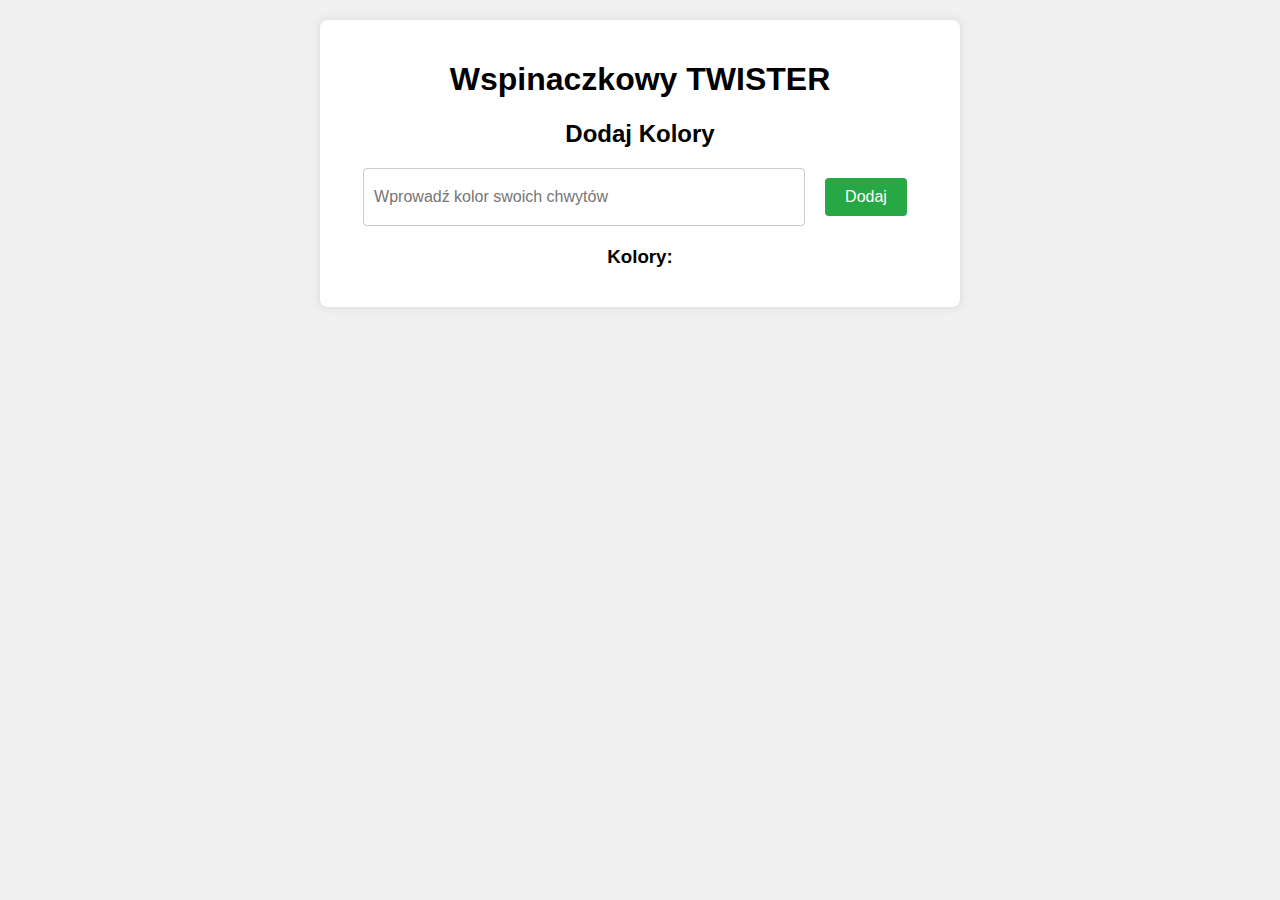
<file: index.html>
<!DOCTYPE html>
<html lang="pl">
<head>
    <meta charset="UTF-8">
    <meta name="viewport" content="width=device-width, initial-scale=1.0">
    <title>Wspinaczkowy TWISTER</title>
    <link rel="stylesheet" href="styles.css">
</head>
<body>
    <div class="container">
        <h1>Wspinaczkowy TWISTER</h1>

        <!-- Sekcja Dodawania Kolorów -->
        <section id="color-input">
            <h2>Dodaj Kolory</h2>
            <form id="color-form">
                <input type="text" id="color" placeholder="Wprowadź kolor swoich chwytów" required>
                <button type="submit">Dodaj</button>
            </form>
            <div id="color-list">
                <h3>Kolory:</h3>
                <ul id="colors"></ul>
            </div>
        </section>

        <!-- Sekcja Kontrolek Gry -->
        <section id="game-controls" class="hidden">
            <h2>No to GRAMY!</h2>
            <div class="action-buttons">
            <button id="draw-button">Losuj</button>
            <button id="end-button">Koniec</button>
            </div>
        </section>

        <!-- Sekcja Wyników -->
        <section id="results" class="hidden">
            <h2>Wynik</h2>
            <p id="current-draw"></p>
            <h3>Historia Ruchów:</h3>
            <ul id="move-history"></ul>
            <h3>Łączna Liczba Ruchów:</h3>
            <p id="total-moves"></p>
            <div class="result-buttons">
                <button id="play-again-button">Graj od nowa</button>
                <button id="reset-button">Reset</button>
            </div>
        </section>

        <!-- Sekcja Rozpoczęcia Gry -->
        <section id="start-game" class="hidden">
            <h2>Rozpocznij Grę</h2>
            <button id="start-button">Start</button>
        </section>
    </div>

    <script src="script.js"></script>
</body>
</html>
</file>
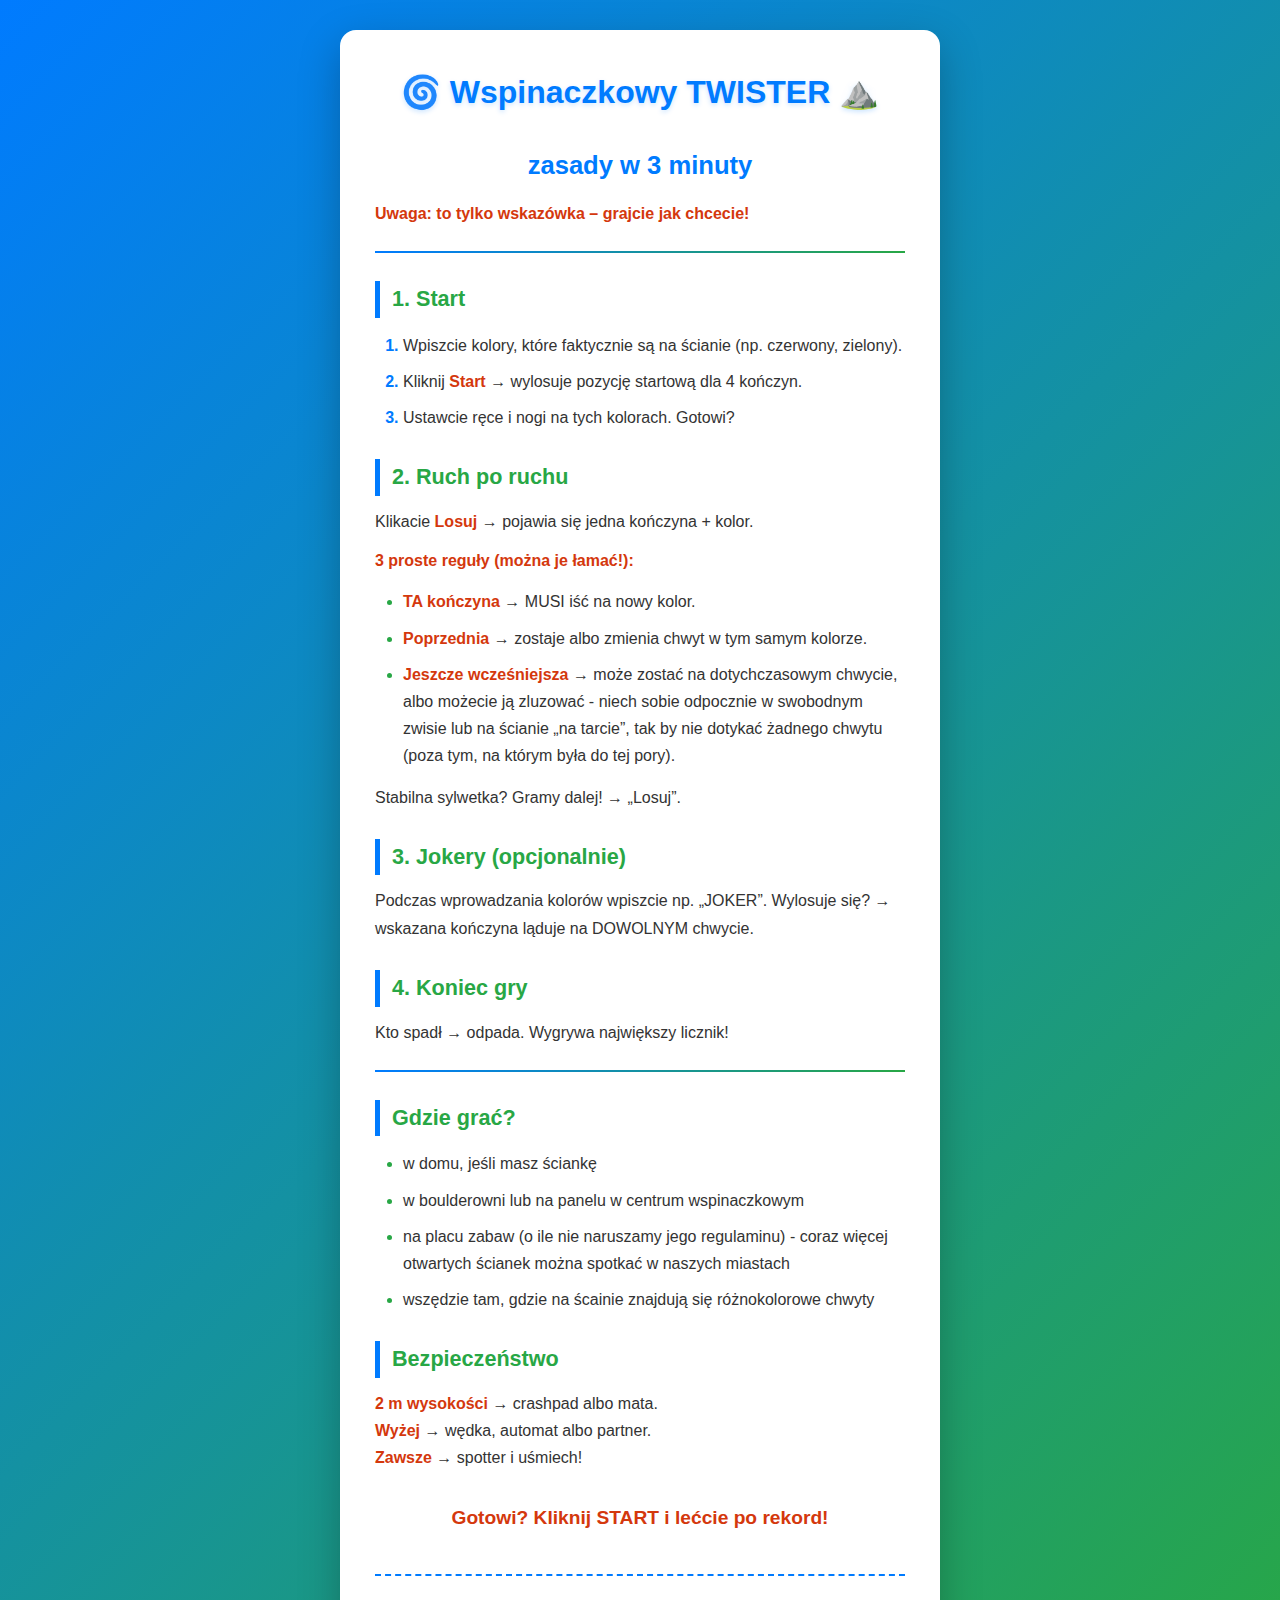
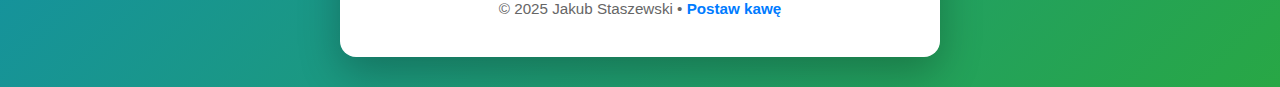
<file: rules.html>
<!DOCTYPE html>
<html lang="pl">
<head>
    <meta charset="UTF-8">
    <meta name="viewport" content="width=device-width, initial-scale=1.0">
    <title>Zasady • Wspinaczkowy Twister</title>
    <style>
        * { margin:0; padding:0; box-sizing:border-box; }
        body {
            font-family: Arial, sans-serif;
            background: linear-gradient(135deg, #007BFF, #28a745);
            color: #333;
            padding: 30px;
            line-height: 1.7;
        }
        .rules-content {
            max-width: 600px;
            margin: auto;
            background: white;
            padding: 35px;
            border-radius: 16px;
            box-shadow: 0 15px 40px rgba(0,0,0,0.25);
        }
        h1 {
            text-align: center;
            color: #007BFF;
            margin-bottom: 25px;
            font-size: 2.0em;
            text-shadow: 0 2px 5px rgba(0,123,255,0.2);
        }
        h3 {
            font-size: 1.6em;
            color: #007BFF;
            text-align: center;
            margin: 20px 0 12px;
        }
        h4 {
            color: #28a745;
            font-size: 1.35em;
            margin: 28px 0 12px;
            border-left: 5px solid #007BFF;
            padding-left: 12px;
        }
        hr {
            border: none;
            height: 2px;
            background: linear-gradient(90deg, #007BFF, #28a745);
            margin: 24px 0;
        }
        p {
            margin: 12px 0;
        }
        ol, ul {
            margin: 14px 0;
            padding-left: 28px;
        }
        li {
            margin: 9px 0;
        }
        li::marker {
            color: #007BFF;
            font-weight: bold;
        }
        ul li::marker { color: #28a745; }
        strong { color: #d4380d; }
        .center {
            text-align: center;
            margin: 30px 0;
            font-size: 1.2em;
            color: #007BFF;
        }
        footer {
            text-align: center;
            margin-top: 40px;
            padding-top: 20px;
            border-top: 2px dashed #007BFF;
            color: #666;
            font-size: 0.95em;
        }
        a { color: #007BFF; text-decoration: none; font-weight: 600; }
        a:hover { text-decoration: underline; }
    </style>
</head>
<body>
    <div class="rules-content">
        <h1>🌀 Wspinaczkowy TWISTER ⛰️</h1>

        <h3> zasady w 3 minuty</h3>
        <p><strong>Uwaga: to tylko wskazówka – grajcie jak chcecie!</strong></p>
        <hr>

        <h4>1. Start</h4>
        <ol>
            <li>Wpiszcie kolory, które faktycznie są na ścianie (np. czerwony, zielony).</li>
            <li>Kliknij <strong>Start</strong> → wylosuje pozycję startową dla 4 kończyn.</li>
            <li>Ustawcie ręce i nogi na tych kolorach. Gotowi?</li>
        </ol>

        <h4>2. Ruch po ruchu</h4>
        <p>Klikacie <strong>Losuj</strong> → pojawia się jedna kończyna + kolor.</p>
        <p><strong>3 proste reguły (można je łamać!):</strong></p>
        <ul>
            <li><strong>TA kończyna</strong> → MUSI iść na nowy kolor.</li>
            <li><strong>Poprzednia</strong> → zostaje albo zmienia chwyt w tym samym kolorze.</li>
            <li><strong>Jeszcze wcześniejsza</strong> → może zostać na dotychczasowym chwycie, albo możecie ją zluzować - niech sobie odpocznie w swobodnym zwisie lub na ścianie „na tarcie”, tak by nie dotykać żadnego chwytu (poza tym, na którym była do tej pory).</li>
        </ul>
        <p>Stabilna sylwetka? Gramy dalej! → „Losuj”.</p>

        <h4>3. Jokery (opcjonalnie)</h4>
        <p>Podczas wprowadzania kolorów wpiszcie np. „JOKER”. Wylosuje się? → wskazana kończyna ląduje na DOWOLNYM chwycie.</p>

        <h4>4. Koniec gry</h4>
        <p>Kto spadł → odpada. Wygrywa największy licznik!</p>
        <hr>

        <h4>Gdzie grać?</h4>
        <ul>
            <li>w domu, jeśli masz ściankę</li>
            <li>w boulderowni lub na panelu w centrum wspinaczkowym</li>
            <li>na placu zabaw (o ile nie naruszamy jego regulaminu) - coraz więcej otwartych ścianek można spotkać w naszych miastach</li>
            <li>wszędzie tam, gdzie na ścainie znajdują się różnokolorowe chwyty</li>
        </ul>

        <h4>Bezpieczeństwo</h4>
        <p>
            <strong>2 m wysokości</strong> → crashpad albo mata.<br>
            <strong>Wyżej</strong> → wędka, automat albo partner.<br>
            <strong>Zawsze</strong> → spotter i uśmiech!
        </p>

        <div class="center">
            <strong>Gotowi? Kliknij START i lećcie po rekord!</strong>
        </div>

        <footer>
            © 2025 Jakub Staszewski •
            <a href="https://buycoffee.to/jstaszewski" target="_blank">Postaw kawę</a>
        </footer>
    </div>
</body>
</html>
</file>
<file: styles.css>
body {
    font-family: Arial, sans-serif;
    background-color: #f0f0f0;
    margin: 0;
    padding: 20px;
}

.container {
    max-width: 600px;
    margin: auto;
    background: white;
    padding: 20px;
    border-radius: 8px;
    box-shadow: 0 0 10px rgba(0, 0, 0, 0.1);
}

h1, h2, h3 {
    text-align: center;
}

form {
    display: flex;
    justify-content: center;
    margin-bottom: 20px;
}

form input {
    padding: 10px;
    font-size: 16px;
    width: 70%;
    margin-right: 10px;
    border: 1px solid #ccc;
    border-radius: 4px;
}

form button {
    padding: 10px 20px;
    font-size: 16px;
    background-color: #28a745;
    color: white;
    border: none;
    border-radius: 4px;
    cursor: pointer;
    transition: background-color 0.3s;
}

form button:hover {
    background-color: #218838;
}

.hidden {
    display: none;
}

#colors, #move-history {
    list-style-type: none;
    padding: 0;
}

#colors li, #move-history li {
    background: #e0e0e0;
    margin: 5px 0;
    padding: 10px;
    border-radius: 4px;
}

button {
    padding: 10px 20px;
    margin: 10px;
    font-size: 16px;
    cursor: pointer;
    border: none;
    border-radius: 4px;
    background-color: #007BFF;
    color: white;
    transition: background-color 0.3s;
}

button:hover {
    background-color: #0056b3;
}

.result-buttons {
    display: flex;
    justify-content: center;
    gap: 20px;
    margin-top: 20px;
}

.action-buttons {
    display: flex;
    justify-content: center;
    gap: 20px;
    margin-top: 20px;
}

#current-draw {
    font-size: 18px;
    font-weight: bold;
    text-align: center;
    margin-bottom: 20px;
}

#move-history li {
    background-color: #d1e7dd;
}

#colors li {
    background-color: #f8d7da;
}
</file>
